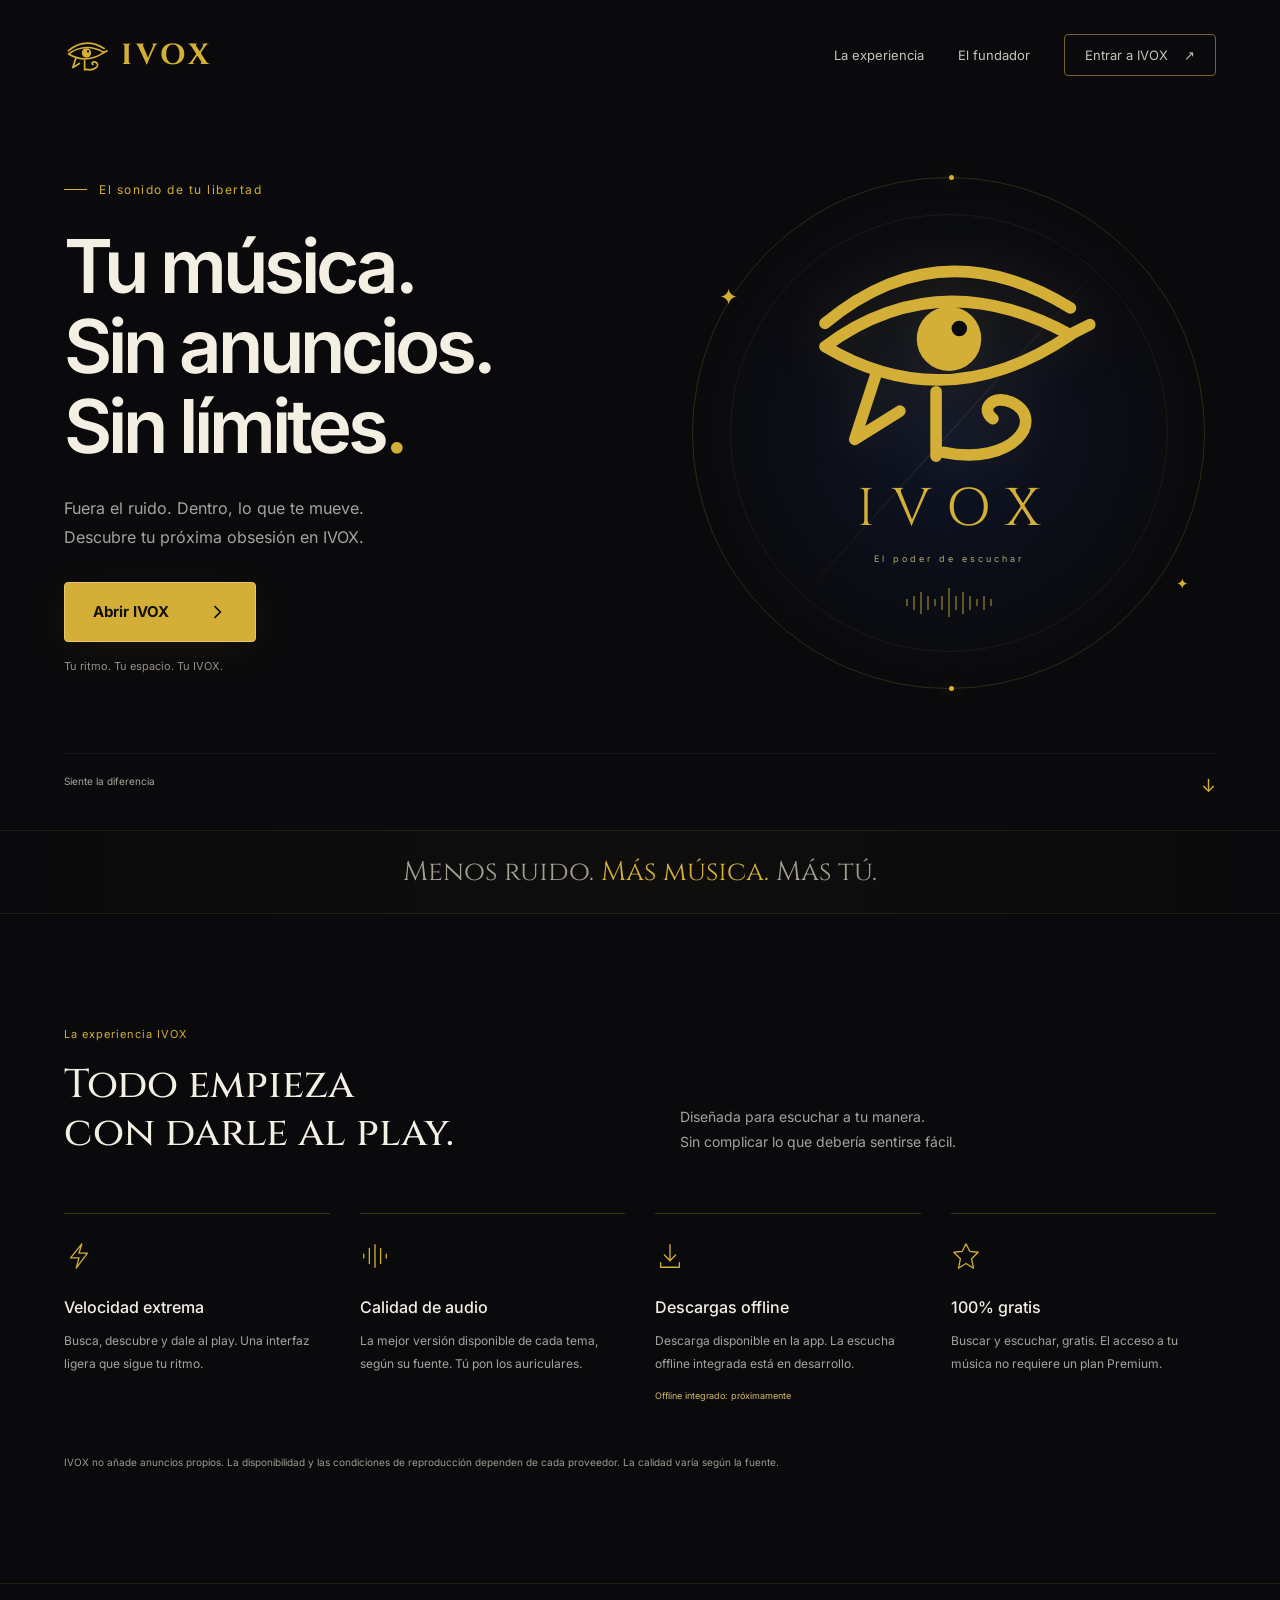
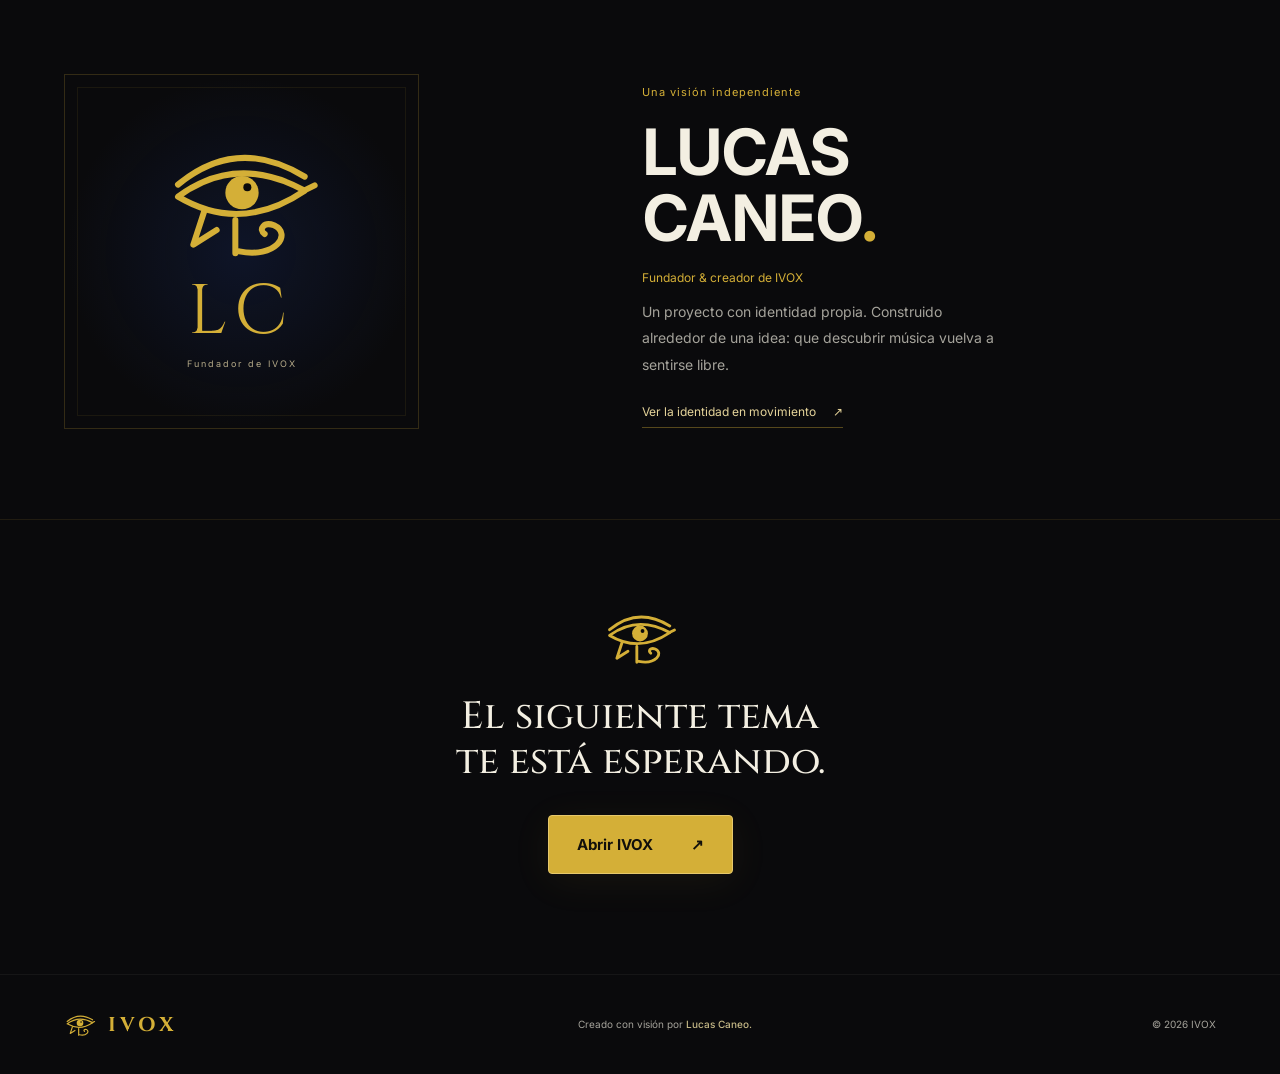
<file: landing/index.html>
<!doctype html>
<html lang="es">
<head>
  <meta charset="utf-8"><meta name="viewport" content="width=device-width, initial-scale=1">
  <meta name="theme-color" content="#0a0a0c">
  <title>IVOX — Tu música. Sin anuncios. Sin límites.</title>
  <meta name="description" content="IVOX, una nueva forma de vivir tu música. Un proyecto independiente creado por Lucas Caneo.">
  <link rel="icon" href="logo.svg" type="image/svg+xml">
  <link rel="stylesheet" href="style.css"><script src="script.js" defer></script>
</head>
<body>
  <a class="skip" href="#contenido">Ir al contenido</a>
  <header class="header wrap">
    <a class="brand" href="#" aria-label="IVOX, inicio"><img src="logo.svg" alt="" width="45" height="38"><span>IVOX</span></a>
    <nav aria-label="Navegación principal"><a href="#esencia">La experiencia</a><a href="#fundador">El fundador</a><a class="nav-cta" data-app-link href="/">Entrar a IVOX <span aria-hidden="true">↗</span></a></nav>
  </header>
  <main id="contenido">
    <section class="hero wrap" aria-labelledby="hero-title">
      <div class="hero-copy">
        <p class="intro"><span></span> El sonido de tu libertad</p>
        <h1 id="hero-title">Tu música.<br>Sin anuncios.<br>Sin límites<span class="period">.</span></h1>
        <p class="lead">Fuera el ruido. Dentro, lo que te mueve.<br>Descubre tu próxima obsesión en IVOX.</p>
        <a class="button" data-app-link href="/">Abrir IVOX <svg viewBox="0 0 24 24" aria-hidden="true"><path d="m9 5 7 7-7 7"/></svg></a>
        <p class="hero-foot">Tu ritmo. Tu espacio. Tu IVOX.</p>
      </div>
      <div class="emblem" aria-label="Ojo de Horus, emblema de IVOX" role="img">
        <div class="orbit orbit-outer"></div><div class="orbit orbit-inner"></div><div class="orbit-axis"></div>
        <span class="orbit-star star-one">✦</span><span class="orbit-star star-two">✦</span>
        <img class="hero-eye" src="logo.svg" alt="" width="350" height="292">
        <div class="emblem-name">IVOX</div><div class="emblem-caption">El poder de escuchar</div>
        <div class="frequency" aria-hidden="true"><i></i><i></i><i></i><i></i><i></i><i></i><i></i><i></i><i></i><i></i><i></i><i></i><i></i></div>
      </div>
      <a class="scroll-cue" href="#esencia">Siente la diferencia <span aria-hidden="true">↓</span></a>
    </section>
    <div class="manifesto"><p>Menos ruido. <span>Más música.</span> Más tú.</p></div>
    <section class="features wrap reveal" id="esencia" aria-labelledby="features-title">
      <div class="section-heading"><p class="kicker">La experiencia IVOX</p><h2 id="features-title">Todo empieza<br>con darle al play.</h2><p>Diseñada para escuchar a tu manera.<br>Sin complicar lo que debería sentirse fácil.</p></div>
      <div class="feature-grid">
        <article><svg viewBox="0 0 32 32" aria-hidden="true"><path d="m19 3-12 15h9l-3 11 12-16h-9z"/></svg><h3>Velocidad extrema</h3><p>Busca, descubre y dale al play. Una interfaz ligera que sigue tu ritmo.</p></article>
        <article><svg viewBox="0 0 32 32" aria-hidden="true"><path d="M4 18v-4m6 10V8m6 20V4m6 20V8m6 10v-4"/></svg><h3>Calidad de audio</h3><p>La mejor versión disponible de cada tema, según su fuente. Tú pon los auriculares.</p></article>
        <article><svg viewBox="0 0 32 32" aria-hidden="true"><path d="M16 4v17m-6-6 6 6 6-6M6 23v5h20v-5"/></svg><h3>Descargas offline</h3><p>Descarga disponible en la app. La escucha offline integrada está en desarrollo.</p><span class="status">Offline integrado: próximamente</span></article>
        <article><svg viewBox="0 0 32 32" aria-hidden="true"><path d="m16 3 4 8 9 1-7 7 2 10-8-5-8 5 2-10-7-7 9-1z"/></svg><h3>100% gratis</h3><p>Buscar y escuchar, gratis. El acceso a tu música no requiere un plan Premium.</p></article>
      </div>
      <p class="availability">IVOX no añade anuncios propios. La disponibilidad y las condiciones de reproducción dependen de cada proveedor. La calidad varía según la fuente.</p>
    </section>
    <section class="founder wrap reveal" id="fundador" aria-labelledby="founder-title">
      <div class="founder-seal"><img src="logo.svg" alt="" width="160" height="134"><span>LC</span><small>Fundador de IVOX</small></div>
      <div class="founder-copy"><p class="kicker">Una visión independiente</p><h2 id="founder-title">LUCAS<br>CANEO<span class="period">.</span></h2><p class="founder-role">Fundador & creador de IVOX</p><p>Un proyecto con identidad propia. Construido alrededor de una idea: que descubrir música vuelva a sentirse libre.</p><a class="text-link" href="loader.html">Ver la identidad en movimiento <span aria-hidden="true">↗</span></a></div>
    </section>
    <section class="closing wrap reveal"><img src="logo.svg" alt="" width="76" height="64"><h2>El siguiente tema<br>te está esperando.</h2><a class="button" data-app-link href="/">Abrir IVOX <span aria-hidden="true">↗</span></a></section>
  </main>
  <footer class="wrap"><a class="brand" href="#"><img src="logo.svg" alt="" width="32" height="27"><span>IVOX</span></a><p>Creado con visión por <strong>Lucas Caneo.</strong></p><span>© <span id="year">2026</span> IVOX</span></footer>
</body>
</html>
</file>
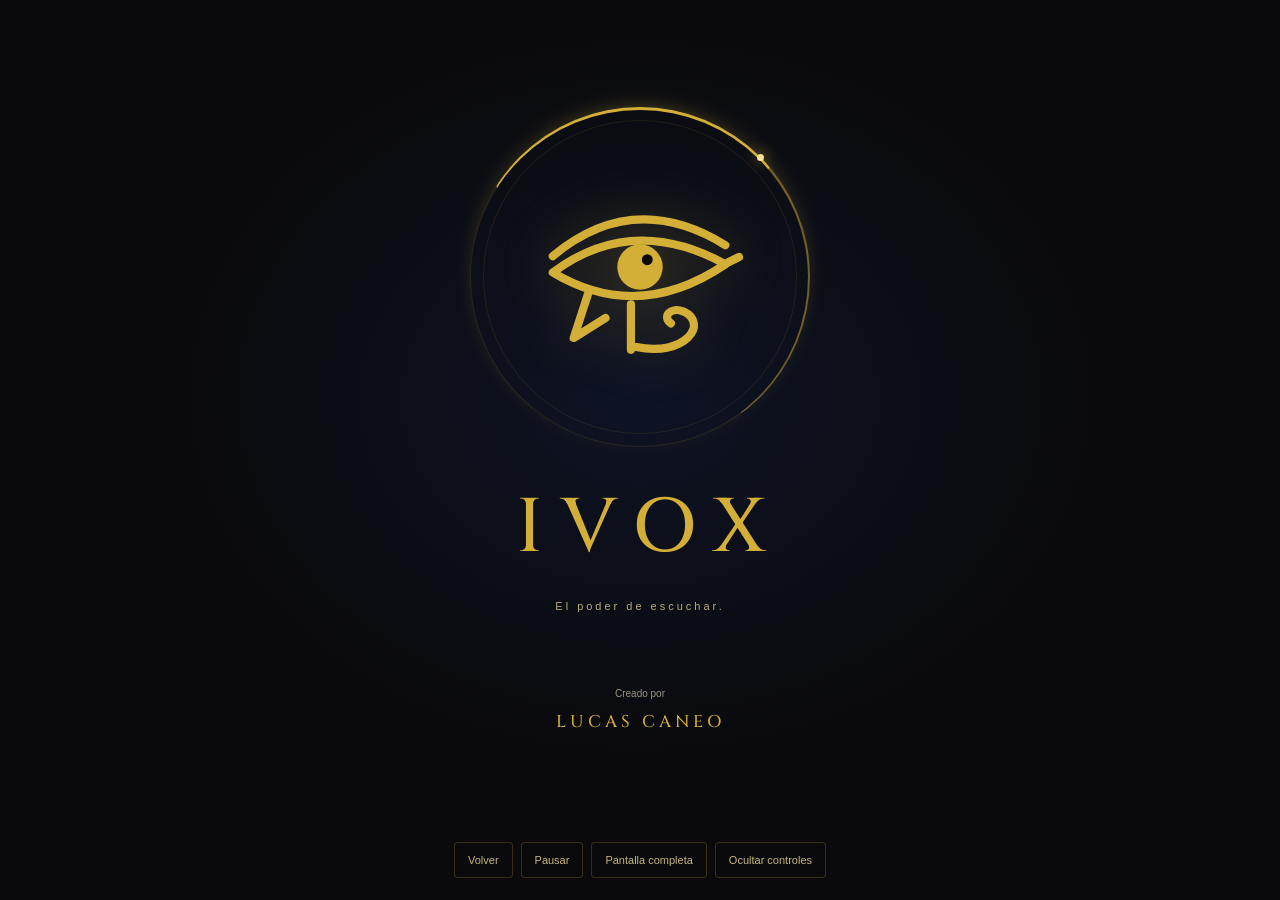
<file: landing/loader.html>
<!doctype html>
<html lang="es"><head><meta charset="utf-8"><meta name="viewport" content="width=device-width, initial-scale=1, viewport-fit=cover"><meta name="theme-color" content="#0a0a0c"><title>IVOX — Identidad en movimiento</title><link rel="icon" href="logo.svg" type="image/svg+xml"><link rel="stylesheet" href="loader.css"><script src="loader.js" defer></script></head>
<body><main class="film" aria-label="Animación de marca IVOX"><div class="halo"><div class="ring"></div><div class="inner-ring"></div><img src="logo.svg" alt="Ojo de Horus dorado" width="210" height="175"></div><h1>IVOX</h1><p class="tagline">El poder de escuchar.</p><div class="signature"><span>Creado por</span><strong>LUCAS CANEO</strong></div></main><div class="controls"><a href="index.html">Volver</a><button id="pause" type="button">Pausar</button><button id="fullscreen" type="button">Pantalla completa</button><button id="clean" type="button">Ocultar controles</button></div><button class="restore" type="button" aria-label="Mostrar controles" hidden>Mostrar controles</button></body></html>
</file>
<file: landing/style.css>
﻿@font-face{font-family:Cinzel;src:url('fonts/cinzel.woff2') format('woff2');font-display:swap}@font-face{font-family:Inter;src:url('fonts/inter.woff2') format('woff2');font-display:swap}
:root{color-scheme:dark;--ink:#0a0a0c;--gold:#D4AF37;--blue:#1E3A8A;--paper:#f3efe2;--muted:#a5a39b}*{box-sizing:border-box}html{scroll-behavior:smooth;scroll-padding-top:30px}body{margin:0;background:var(--ink);color:var(--paper);font-family:Inter,Arial,sans-serif}a{color:inherit;text-decoration:none}button,a{-webkit-tap-highlight-color:transparent}a:focus-visible,button:focus-visible{outline:2px solid var(--gold);outline-offset:6px}img{display:block;max-width:100%}.wrap{max-width:1320px;margin:auto;padding-inline:64px}.header{height:110px;display:flex;align-items:center;justify-content:space-between}.brand{display:flex;align-items:center;gap:12px;color:var(--gold);font-family:Cinzel,Georgia,serif;font-size:29px;letter-spacing:4px;font-weight:700}.header nav{display:flex;align-items:center;gap:34px;font-size:13px;color:#c6c3b9}.header nav a:hover{color:var(--gold)}.nav-cta{border:1px solid #76602c;padding:12px 20px;border-radius:4px}.nav-cta span{margin-left:12px}.hero{min-height:720px;position:relative;display:grid;grid-template-columns:1.1fr 1fr;align-items:center;gap:30px;padding-top:36px;padding-bottom:110px}.intro{color:var(--gold);font-size:12px;letter-spacing:1.5px;display:flex;align-items:center;gap:12px;margin:0 0 29px}.intro span{width:23px;height:1px;background:var(--gold)}h1{font-size:clamp(50px,5.8vw,82px);line-height:1.08;font-weight:600;letter-spacing:-4px;margin:0 0 27px}.period{color:var(--gold)}.lead{font-size:16px;line-height:1.85;color:var(--muted);margin:0 0 29px}.button{display:inline-flex;align-items:center;justify-content:center;gap:38px;padding:19px 28px;background:var(--gold);color:#12100b;border:1px solid #e6c86c;border-radius:4px;font-size:15px;font-weight:700;box-shadow:0 7px 40px #d4af3712;transition:background .2s,transform .2s}.button:hover{background:#efce69;transform:translateY(-2px)}.button svg{width:20px;height:20px;fill:none;stroke:currentColor;stroke-width:2}.hero-foot{font-size:11px;color:#969184;margin-top:17px}.emblem{aspect-ratio:1;position:relative;display:flex;flex-direction:column;align-items:center;justify-content:center;isolation:isolate;background:radial-gradient(ellipse,#1e3a8a3b 0%,#1e3a8a12 42%,transparent 69%)}.orbit{position:absolute;border:1px solid #d4af3730;border-radius:50%;inset:2%;z-index:-1}.orbit-inner{inset:9%;border-color:#d4af3715}.orbit-outer:before,.orbit-outer:after{content:'';position:absolute;background:var(--gold);width:5px;height:5px;border-radius:50%;left:50%;top:-3px;box-shadow:0 0 15px #d4af3780}.orbit-outer:after{top:auto;bottom:-3px}.orbit-axis{position:absolute;inset:-2% 49.95%;background:linear-gradient(transparent,#d4af3726,transparent);transform:rotate(42deg);z-index:-1}.hero-eye{width:58%;height:auto;filter:drop-shadow(0 0 24px #d4af3720);margin-top:-25px}.emblem-name{font-family:Cinzel,Georgia,serif;letter-spacing:17px;padding-left:17px;font-size:53px;color:var(--gold);margin-top:-9px}.emblem-caption{color:#b4a877;letter-spacing:3px;font-size:9px;margin-top:8px}.orbit-star{position:absolute;color:var(--gold);font-size:23px}.star-one{left:7%;top:22%}.star-two{right:5%;bottom:20%;font-size:15px}.frequency{display:flex;align-items:center;gap:5px;height:29px;margin-top:24px}.frequency i{width:2px;height:7px;background:#d4af3770}.frequency i:nth-child(3n){height:22px}.frequency i:nth-child(2n){height:14px}.frequency i:nth-child(7){height:29px}.scroll-cue{position:absolute;bottom:34px;left:64px;right:64px;border-top:1px solid #ffffff0e;padding-top:21px;font-size:10px;color:#aaa69b;display:flex;justify-content:space-between}.scroll-cue span{color:var(--gold);font-size:18px}.manifesto{border-block:1px solid #d4af371c;text-align:center;padding:23px 16px;background:linear-gradient(90deg,transparent,#d4af3706,transparent)}.manifesto p{font-family:Cinzel,Georgia,serif;font-size:clamp(17px,2.2vw,27px);margin:0;color:#a5a094}.manifesto span{color:var(--gold)}.features{padding-block:102px}.section-heading{display:grid;grid-template-columns:1fr 1fr;align-items:end;column-gap:80px}.kicker{font-size:11px;color:var(--gold);letter-spacing:1px;margin-bottom:20px}.section-heading .kicker{grid-column:1/-1}.section-heading h2,.closing h2{font-family:Cinzel,Georgia,serif;font-size:40px;line-height:1.2;font-weight:500;margin:0}.section-heading>p:last-child{color:var(--muted);font-size:14px;line-height:1.8;margin:0 0 3px}.feature-grid{display:grid;grid-template-columns:repeat(4,1fr);gap:30px;margin-top:56px}.feature-grid article{border-top:1px solid #d4af3740;padding:27px 0 16px}.feature-grid svg{width:30px;height:30px;stroke:var(--gold);stroke-width:1.4;stroke-linecap:round;stroke-linejoin:round;fill:none}.feature-grid h3{font-size:16px;font-weight:500;margin:22px 0 13px}.feature-grid p{font-size:12px;line-height:1.9;color:var(--muted);margin:0}.status{display:inline-block;font-size:9px;color:#d7bc68;margin-top:14px}.availability{font-size:10px;color:#a09b90;line-height:1.8;max-width:760px;margin-top:34px}.founder{display:grid;grid-template-columns:1fr 1.2fr;gap:100px;align-items:center;padding-block:90px;border-top:1px solid #d4af371c}.founder-seal{background:radial-gradient(ellipse,#1e3a8a38,transparent 70%);border:1px solid #d4af3733;aspect-ratio:1;max-width:355px;display:flex;flex-direction:column;align-items:center;justify-content:center;position:relative}.founder-seal:after{content:'';position:absolute;inset:12px;border:1px solid #d4af3715}.founder-seal span{font-family:Cinzel,Georgia,serif;color:var(--gold);font-size:70px;letter-spacing:8px;line-height:1.3}.founder-seal small{font-size:9px;letter-spacing:2px;color:#b6ab89}.founder-copy h2{font-size:clamp(46px,5vw,65px);line-height:1.03;letter-spacing:-2px;margin:0}.founder-role{font-size:12px;color:var(--gold);margin-top:19px}.founder-copy>p:not(.kicker):not(.founder-role){max-width:360px;font-size:14px;line-height:1.9;color:var(--muted)}.text-link{display:inline-block;color:#e5d49a;font-size:12px;margin-top:12px;border-bottom:1px solid #d4af3760;padding-bottom:8px}.text-link span{margin-left:14px}.closing{text-align:center;padding-block:85px 100px;border-top:1px solid #d4af371c}.closing img{margin:0 auto 25px}.closing h2{font-size:38px;margin-bottom:30px}footer{display:flex;align-items:center;justify-content:space-between;border-top:1px solid #ffffff0c;min-height:100px;font-size:10px;color:var(--muted)}footer .brand{font-size:20px}footer strong{font-weight:500;color:#c6b987}.skip{position:fixed;left:20px;top:-90px;background:var(--gold);color:#000;padding:12px;z-index:10}.skip:focus{top:12px}.js-motion .reveal{opacity:0;transform:translateY(22px);transition:opacity .8s,transform .8s}.js-motion .reveal.visible{opacity:1;transform:none}
@media(min-width:1400px){.hero{min-height:800px}.emblem{transform:scale(1.05)}}
@media(max-width:900px){.wrap{padding-inline:30px}.header nav{gap:20px}.hero{gap:10px;min-height:640px}h1{font-size:56px;letter-spacing:-3px}.emblem-name{font-size:37px;letter-spacing:11px}.emblem-caption{font-size:8px;letter-spacing:1px}.scroll-cue{left:30px;right:30px}.feature-grid{grid-template-columns:1fr 1fr;gap:22px 35px}.founder{gap:45px}.section-heading{gap:25px}.section-heading h2{font-size:33px}}
@media(max-width:600px){.wrap{padding-inline:24px}.header{height:85px}.brand{font-size:24px}.brand img{width:35px}.header nav>a:not(.nav-cta){display:none}.nav-cta{font-size:11px;padding:10px 12px}.hero{display:flex;flex-direction:column;align-items:stretch;padding-top:33px;padding-bottom:80px;gap:0}.intro{font-size:10px;margin-bottom:23px}h1{font-size:clamp(46px,11.6vw,66px);letter-spacing:-2.5px}.lead{font-size:14px}.button{padding:18px 25px;min-height:55px}.hero-foot{font-size:10px}.emblem{width:88%;max-width:370px;align-self:center;margin-top:26px}.emblem-name{font-size:40px}.scroll-cue{left:24px;right:24px;bottom:22px}.features{padding-block:64px}.section-heading{display:block}.section-heading h2{font-size:32px}.section-heading>p:last-child{margin-top:20px;font-size:12px}.feature-grid{margin-top:33px;gap:24px}.feature-grid h3{font-size:14px}.feature-grid p{font-size:11px}.founder{grid-template-columns:1fr;gap:35px;padding-block:60px}.founder-seal{width:240px;margin:auto}.founder-seal img{width:120px;height:100px}.founder-seal span{font-size:52px}.founder-copy h2{font-size:55px}.closing{padding-block:60px}.closing h2{font-size:29px}footer{flex-wrap:wrap;gap:20px;padding-block:25px}footer p{order:3;width:100%;margin:0}.availability{font-size:10px}}
@media(prefers-reduced-motion:reduce){html{scroll-behavior:auto}*,*:before,*:after{animation:none!important;transition:none!important}.js-motion .reveal{opacity:1;transform:none}}
</file>
<file: landing/loader.css>
﻿@font-face{font-family:Cinzel;src:url('fonts/cinzel.woff2') format('woff2');font-display:swap}*{box-sizing:border-box}body{margin:0;color:#d4af37;background:#0a0a0c;font-family:Arial,sans-serif}.film{min-height:100svh;display:flex;flex-direction:column;align-items:center;justify-content:center;overflow:hidden;background:radial-gradient(ellipse at 50% 44%,#1e3a8a32,transparent 52%);padding:70px 25px 130px}.halo{position:relative;width:min(74vw,340px);aspect-ratio:1;display:grid;place-items:center}.halo img{width:64%;height:auto;filter:drop-shadow(0 0 24px #d4af3740)}.ring{position:absolute;inset:0;border:1px solid #d4af3724;border-radius:50%;border-top:3px solid #d4af37;border-right:2px solid #d4af3780;animation:spin 4s linear infinite;box-shadow:0 -6px 30px -20px #d4af37}.ring:after{content:'';width:7px;height:7px;position:absolute;top:13%;right:13%;border-radius:50%;background:#ffe49a;box-shadow:0 0 14px #d4af37}.inner-ring{position:absolute;inset:13px;border:1px solid #d4af371c;border-radius:50%}h1{font:500 clamp(50px,14vw,76px) Cinzel,Georgia,serif;letter-spacing:18px;padding-left:18px;margin:30px 0 10px}.tagline{font-size:11px;letter-spacing:3px;color:#b8aa7c}.signature{margin-top:65px;text-align:center}.signature span{display:block;color:#9b9584;font-size:10px;margin-bottom:11px}.signature strong{font:500 17px Cinzel,Georgia,serif;letter-spacing:4px}.controls{position:fixed;bottom:max(22px,env(safe-area-inset-bottom));left:16px;right:16px;display:flex;justify-content:center;gap:8px;flex-wrap:wrap}.controls button,.controls a,.restore{font:11px Arial,sans-serif;color:#c7b67d;border:1px solid #d4af3738;border-radius:4px;background:#0a0a0c;padding:11px 13px;text-decoration:none;cursor:pointer}.restore{position:fixed;right:14px;bottom:16px;opacity:0}.restore:focus-visible{opacity:1}button:focus-visible,a:focus-visible{outline:2px solid #d4af37;outline-offset:4px}.paused .ring{animation-play-state:paused}@keyframes spin{to{transform:rotate(360deg)}}@media(prefers-reduced-motion:reduce){.ring{animation:none}}
</file>
